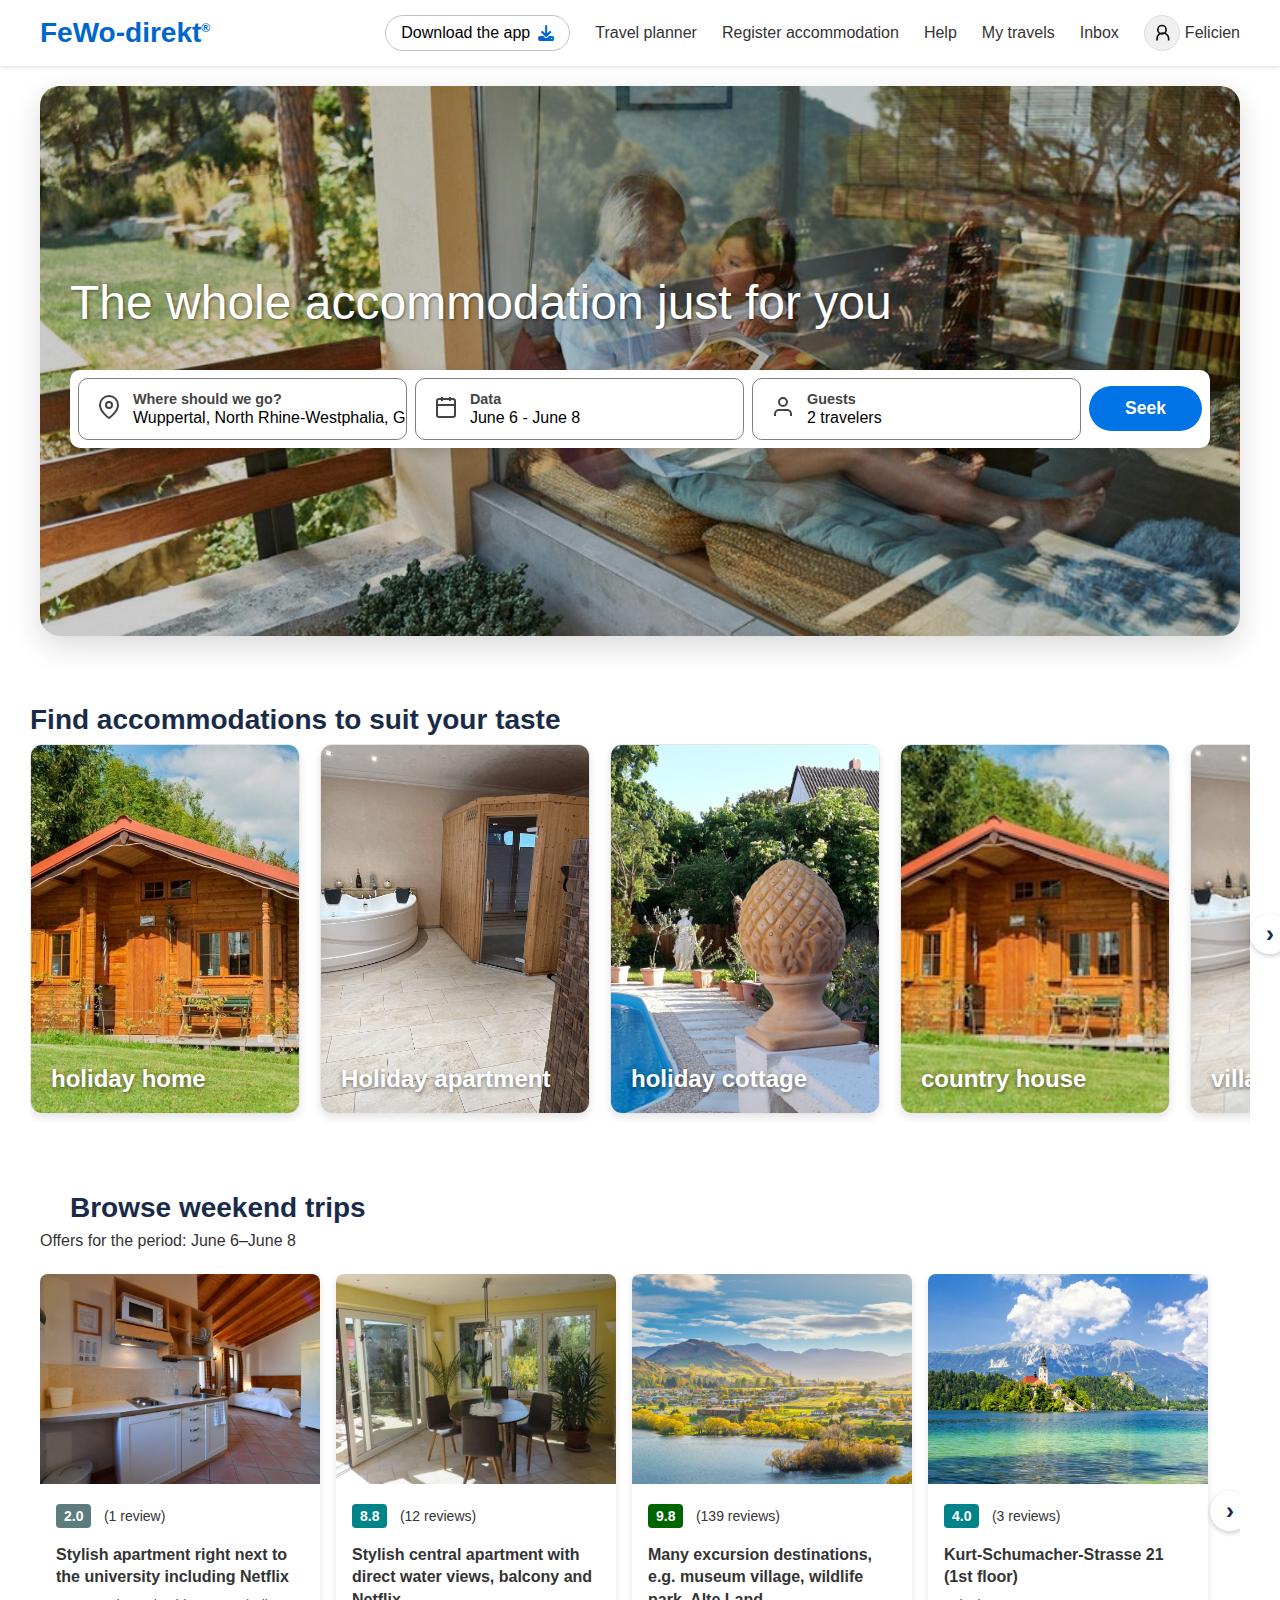
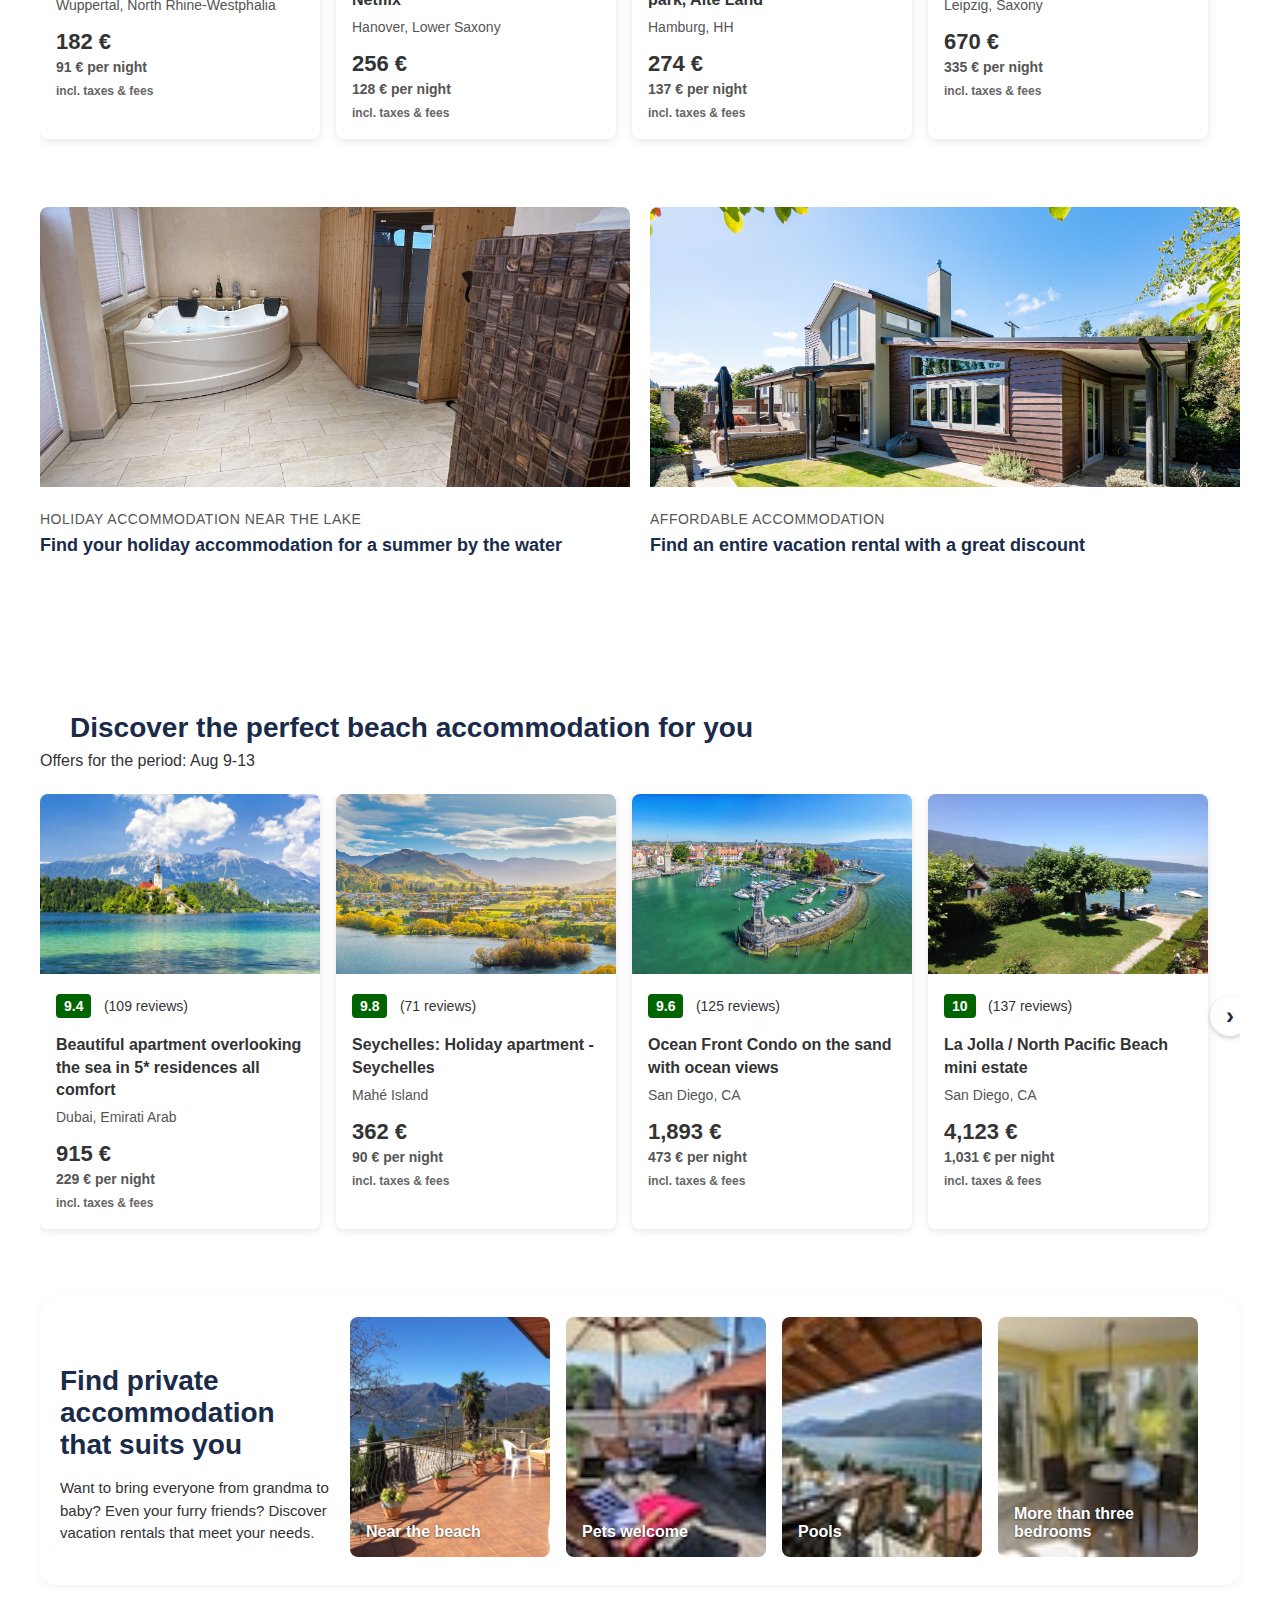
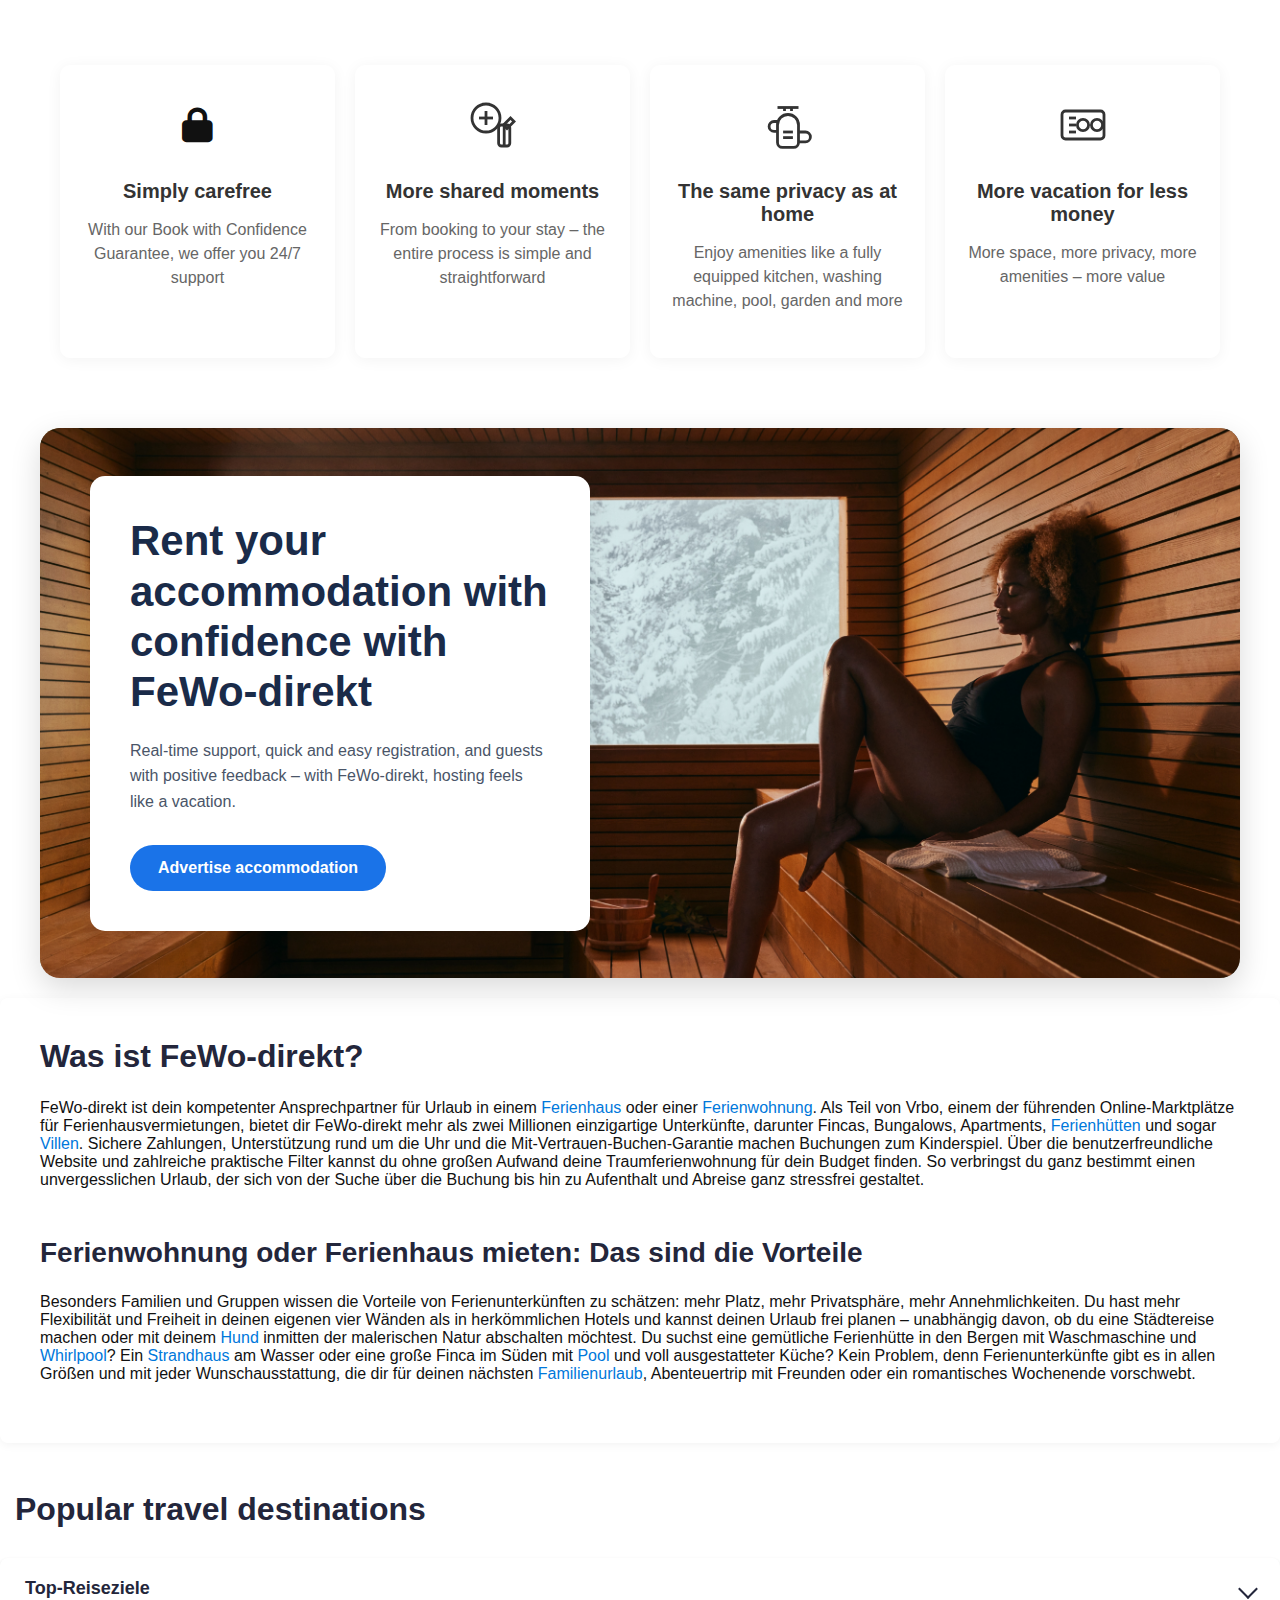
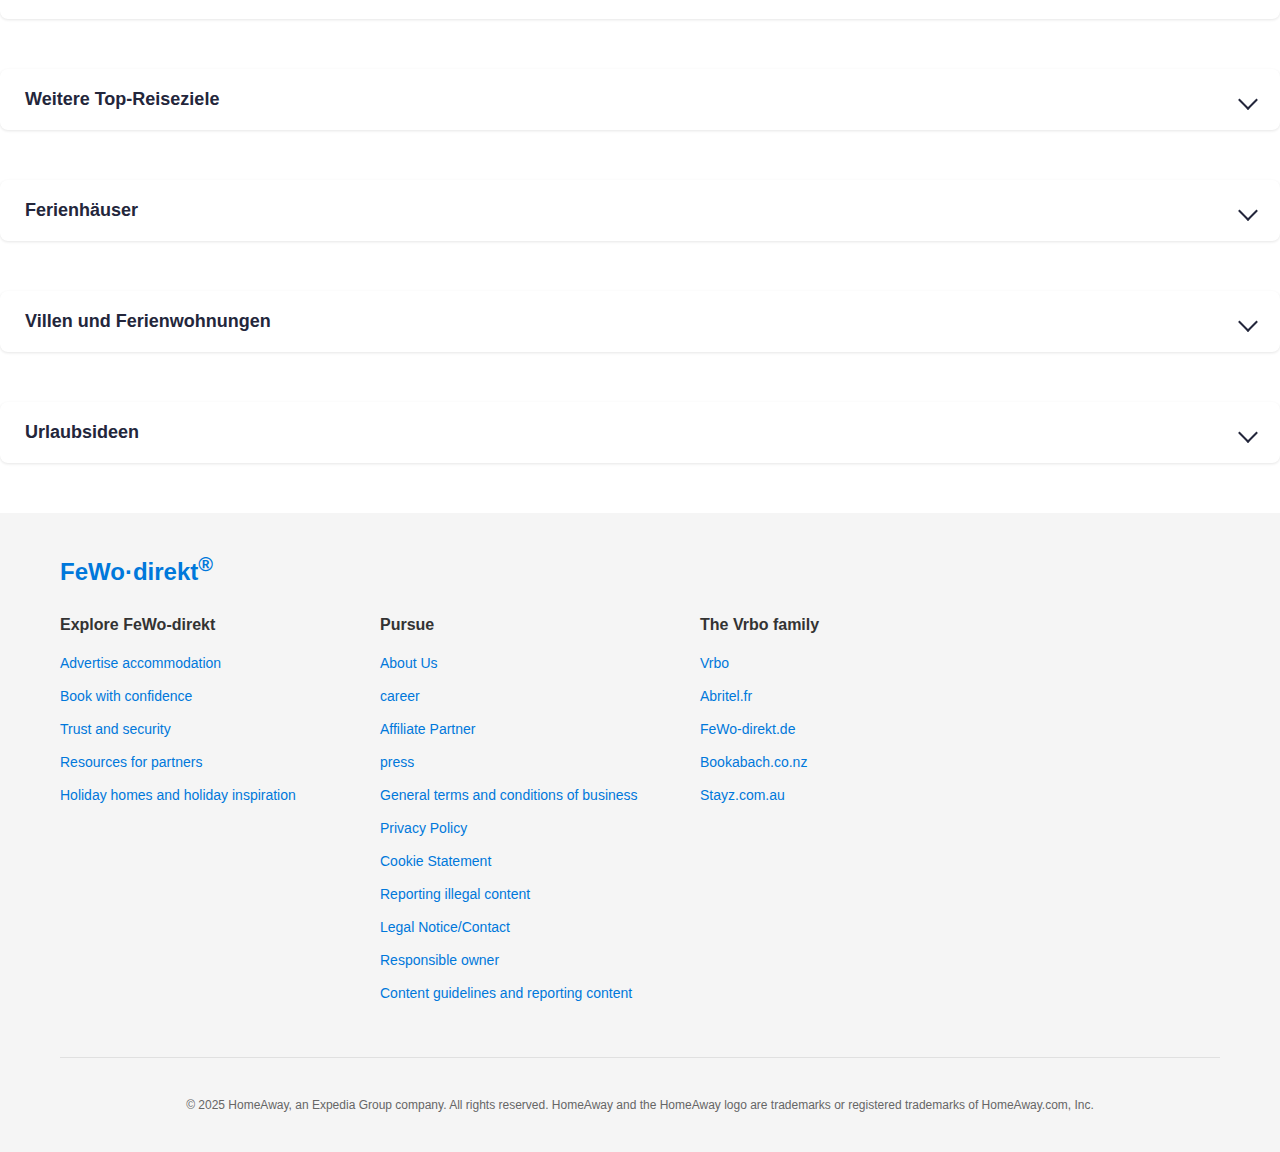
<file: index.html>
<!DOCTYPE html>
<html lang="en">
<head>
    <meta charset="UTF-8">
    <meta name="viewport" content="width=device-width, initial-scale=1.0">
    <title>Css cloning</title>
    <link rel="stylesheet" href="https://cdnjs.cloudflare.com/ajax/libs/font-awesome/6.7.2/css/all.min.css" integrity="sha512-Evv84Mr4kqVGRNSgIGL/F/aIDqQb7xQ2vcrdIwxfjThSH8CSR7PBEakCr51Ck+w+/U6swU2Im1vVX0SVk9ABhg==" crossorigin="anonymous" referrerpolicy="no-referrer" />
    <link rel="stylesheet" href="./styles.css" />
</head>
<body>
    <nav class="navbar">
        <div class="logo">
            FeWo-direkt<span class="logo-superscript">®</span>
        </div>
        
        <div class="nav-links">
            <button class="download-btn">
                Download the app 
                <i class="fa fa-download download-icon" aria-hidden="true"></i>
            </button>
            
            <a href="#" class="nav-link">Travel planner</a>
            <a href="#" class="nav-link">Register accommodation</a>
            <a href="#" class="nav-link">Help</a>
            <a href="#" class="nav-link">My travels</a>
            <a href="#" class="nav-link">Inbox</a>
            
            <div class="user-profile">
                <div class="profile-icon">
                    <svg width="20" height="20" viewBox="0 0 24 24" fill="none" stroke="currentColor" stroke-width="2">
                        <circle cx="12" cy="8" r="5"></circle>
                        <path d="M20 21v-2a7 7 0 0 0-14 0v2"></path>
                    </svg>
                </div>
                <span class="nav-link">Felicien</span>
            </div>
        </div>
    </nav>

    <div class="hero-container">
        <div class="hero-overlay"></div>
        <div class="hero-content">
            <h1 class="hero-title">The whole accommodation just for you</h1>
            
            <div class="search-container">
                <div class="search-input">
                    <div class="search-input-icon">
                        <svg width="24" height="24" viewBox="0 0 24 24" fill="none" stroke="currentColor" stroke-width="2">
                            <path d="M21 10c0 7-9 13-9 13s-9-6-9-13a9 9 0 0 1 18 0z"></path>
                            <circle cx="12" cy="10" r="3"></circle>
                        </svg>
                    </div>
                    <div class="search-input-content">
                        <div class="search-input-label">Where should we go?</div>
                        <div class="search-input-value">Wuppertal, North Rhine-Westphalia, Ge...</div>
                    </div>
                </div>
                
                <div class="search-input">
                    <div class="search-input-icon">
                        <svg width="24" height="24" viewBox="0 0 24 24" fill="none" stroke="currentColor" stroke-width="2">
                            <rect x="3" y="4" width="18" height="18" rx="2" ry="2"></rect>
                            <line x1="16" y1="2" x2="16" y2="6"></line>
                            <line x1="8" y1="2" x2="8" y2="6"></line>
                            <line x1="3" y1="10" x2="21" y2="10"></line>
                        </svg>
                    </div>
                    <div class="search-input-content">
                        <div class="search-input-label">Data</div>
                        <div class="search-input-value">June 6 - June 8</div>
                    </div>
                </div>
                
                <div class="search-input">
                    <div class="search-input-icon">
                        <svg width="24" height="24" viewBox="0 0 24 24" fill="none" stroke="currentColor" stroke-width="2">
                            <path d="M20 21v-2a4 4 0 0 0-4-4H8a4 4 0 0 0-4 4v2"></path>
                            <circle cx="12" cy="7" r="4"></circle>
                        </svg>
                    </div>
                    <div class="search-input-content">
                        <div class="search-input-label">Guests</div>
                        <div class="search-input-value">2 travelers</div>
                    </div>
                </div>
                
                <button class="search-button">Seek</button>
            </div>
        </div>
    </div>

    <h2 class="section-title">Find accommodations to suit your taste</h2>
    
    <div class="accommodation-carousel">
        <div class="accommodation-container">
        
            <div class="accommodation-card">
                <img src="/images/1.jpeg" alt="Holiday home with pool" class="accommodation-image">
                <div class="accommodation-label">holiday home</div>
            </div>
            
            <div class="accommodation-card">
                <img src="/images/3.jpeg" alt="Holiday apartment building" class="accommodation-image">
                <div class="accommodation-label">Holiday apartment</div>
            </div>
            
            <div class="accommodation-card">
                <img src="/images/5.jpeg" alt="Holiday cottage in forest" class="accommodation-image">
                <div class="accommodation-label">holiday cottage</div>
            </div>
            
            <!-- Card 4: Country House -->
            <div class="accommodation-card">
                <img src="/images/2.jpeg" alt="Country house with garden" class="accommodation-image">
                <div class="accommodation-label">country house</div>
            </div>
            
            <!-- Card 5: Villa -->
            <div class="accommodation-card">
                <img src="/images/4.jpeg" alt="Villa by the lake" class="accommodation-image">
                <div class="accommodation-label">villa</div>
            </div>
        </div>
        
        <button class="nav-arrow prev" aria-label="Previous">&#8249;</button>
        <button class="nav-arrow next" aria-label="Next">&#8250;</button>
    </div>

    <section class="section">
        <h2 class="section-title">Browse weekend trips</h2>
        <p class="section-subtitle">Offers for the period: June 6–June 8</p>
        
        <div class="carousel">
            <div class="carousel-container">
                <div class="weekend-card">
                    <img src="/images/b1.jpeg" alt="Apartment interior" class="weekend-image">
                    <div class="weekend-info">
                        <div class="rating average">2.0</div>
                        <span class="reviews">(1 review)</span>
                        
                        <h3 class="accommodation-title">Stylish apartment right next to the university including Netflix</h3>
                        <p class="location">Wuppertal, North Rhine-Westphalia</p>
                        
                        <div class="price">
                            182 €
                            <span class="price-night">91 € per night</span>
                            <span class="taxes-info">incl. taxes & fees</span>
                        </div>
                    </div>
                </div>
                
                <div class="weekend-card">
                    <img src="/images/b7.jpeg" alt="Apartment with water view" class="weekend-image">
                    <div class="weekend-info">
                        <div class="rating good">8.8</div>
                        <span class="reviews">(12 reviews)</span>
                        
                        <h3 class="accommodation-title">Stylish central apartment with direct water views, balcony and Netflix</h3>
                        <p class="location">Hanover, Lower Saxony</p>
                        
                        <div class="price">
                            256 €
                            <span class="price-night">128 € per night</span>
                            <span class="taxes-info">incl. taxes & fees</span>
                        </div>
                    </div>
                </div>
                
                <div class="weekend-card">
                    <img src="/images/b3.jpeg" alt="Kitchen interior" class="weekend-image">
                    <div class="weekend-info">
                        <div class="rating excellent">9.8</div>
                        <span class="reviews">(139 reviews)</span>
                        
                        <h3 class="accommodation-title">Many excursion destinations, e.g. museum village, wildlife park, Alte Land</h3>
                        <p class="location">Hamburg, HH</p>
                        
                        <div class="price">
                            274 €
                            <span class="price-night">137 € per night</span>
                            <span class="taxes-info">incl. taxes & fees</span>
                        </div>
                    </div>
                </div>
            
                <div class="weekend-card">
                    <img src="/images/b4.jpeg" alt="Modern apartment" class="weekend-image">
                    <div class="weekend-info">
                        <div class="rating good">4.0</div>
                        <span class="reviews">(3 reviews)</span>
                        
                        <h3 class="accommodation-title">Kurt-Schumacher-Strasse 21 (1st floor)</h3>
                        <p class="location">Leipzig, Saxony</p>
                        
                        <div class="price">
                            670 €
                            <span class="price-night">335 € per night</span>
                            <span class="taxes-info">incl. taxes & fees</span>
                        </div>
                    </div>
                </div>
            </div>
            
            <button class="nav-arrow prev">‹</button>
            <button class="nav-arrow next">›</button>
        </div>
    </section>
    
    <section class="section featured-section">
        <div class="featured-card">
            <img src="/images/3.jpeg" alt="Lake house" class="featured-image">
            <div class="featured-content">
                <p class="featured-label">HOLIDAY ACCOMMODATION NEAR THE LAKE</p>
                <h3 class="featured-title">Find your holiday accommodation for a summer by the water</h3>
            </div>
        </div>
        
        <div class="featured-card">
            <img src="/images/b5.jpeg" alt="Villa with pool" class="featured-image">
            <div class="featured-content">
                <p class="featured-label">AFFORDABLE ACCOMMODATION</p>
                <h3 class="featured-title">Find an entire vacation rental with a great discount</h3>
            </div>
        </div>
    </section>
    
    <section class="section">
        <h2 class="section-title">Discover the perfect beach accommodation for you</h2>
        <p class="section-subtitle">Offers for the period: Aug 9-13</p>
        
        <div class="carousel">
            <div class="carousel-container">
                <div class="beach-card">
                    <img src="/images/c1.jpeg" alt="Dubai skyline" class="beach-image">
                    <div class="weekend-info">
                        <div class="rating excellent">9.4</div>
                        <span class="reviews">(109 reviews)</span>
                        
                        <h3 class="accommodation-title">Beautiful apartment overlooking the sea in 5* residences all comfort</h3>
                        <p class="location">Dubai, Emirati Arab</p>
                        
                        <div class="price">
                            915 €
                            <span class="price-night">229 € per night</span>
                            <span class="taxes-info">incl. taxes & fees</span>
                        </div>
                    </div>
                </div>
                
                <div class="beach-card">
                    <img src="/images/c2.jpeg" alt="Seychelles beach" class="beach-image">
                    <div class="weekend-info">
                        <div class="rating excellent">9.8</div>
                        <span class="reviews">(71 reviews)</span>
                        
                        <h3 class="accommodation-title">Seychelles: Holiday apartment - Seychelles</h3>
                        <p class="location">Mahé Island</p>
                        
                        <div class="price">
                            362 €
                            <span class="price-night">90 € per night</span>
                            <span class="taxes-info">incl. taxes & fees</span>
                        </div>
                    </div>
                </div>
                
                <div class="beach-card">
                    <img src="/images/c3.jpeg" alt="Ocean front condo" class="beach-image">
                    <div class="weekend-info">
                        <div class="rating excellent">9.6</div>
                        <span class="reviews">(125 reviews)</span>
                        
                        <h3 class="accommodation-title">Ocean Front Condo on the sand with ocean views</h3>
                        <p class="location">San Diego, CA</p>
                        
                        <div class="price">
                            1,893 €
                            <span class="price-night">473 € per night</span>
                            <span class="taxes-info">incl. taxes & fees</span>
                        </div>
                    </div>
                </div>
                
                <div class="beach-card">
                    <img src="/images/c4.jpeg" alt="La Jolla estate" class="beach-image">
                    <div class="weekend-info">
                        <div class="rating excellent">10</div>
                        <span class="reviews">(137 reviews)</span>
                        
                        <h3 class="accommodation-title">La Jolla / North Pacific Beach mini estate</h3>
                        <p class="location">San Diego, CA</p>
                        
                        <div class="price">
                            4,123 €
                            <span class="price-night">1,031 € per night</span>
                            <span class="taxes-info">incl. taxes & fees</span>
                        </div>
                    </div>
                </div>
            </div>
            
            <button class="nav-arrow prev">‹</button>
            <button class="nav-arrow next">›</button>
        </div>
    </section>

    <section class="section private-section">
        <div class="private-info">
            <h2 class="private-title">Find private accommodation that suits you</h2>
            <p class="private-description">Want to bring everyone from grandma to baby? Even your furry friends? Discover vacation rentals that meet your needs.</p>
        </div>
        
        <div class="private-carousel">
            <div class="carousel-container">
                <div class="private-card">
                    <img src="/images/d1.jpeg" alt="Beach house" class="private-image">
                    <div class="private-label">Near the beach</div>
                </div>
                
                <div class="private-card">
                    <img src="/images/d2.jpeg" alt="Dog at table" class="private-image">
                    <div class="private-label">Pets welcome</div>
                </div>
                
                <div class="private-card">
                    <img src="/images/d3.jpeg" alt="Pool with people" class="private-image">
                    <div class="private-label">Pools</div>
                </div>
                
                <div class="private-card">
                    <img src="/images/d4.jpeg" alt="Large house" class="private-image">
                    <div class="private-label">More than three bedrooms</div>
                </div>
            </div>
        </div>
    </section>

    <div class="benefits-container">
        <div class="benefit-card">
            <div class="icon-container">
                <i class="fa fa-lock" aria-hidden="true"></i>
            </div>
            <h3 class="benefit-title">Simply carefree</h3>
            <p class="benefit-description">With our Book with Confidence Guarantee, we offer you 24/7 support</p>
        </div>

        <div class="benefit-card">
            <div class="icon-container">
                <svg class="icon" viewBox="0 0 100 100" fill="none" xmlns="http://www.w3.org/2000/svg">
                    <circle cx="40" cy="40" r="20" stroke="#333333" stroke-width="4" fill="none"/>
                    <path d="M30 40H50" stroke="#333333" stroke-width="4"/>
                    <path d="M40 30V50" stroke="#333333" stroke-width="4"/>
                    <path d="M65 50L75 40L80 45L70 55L65 50Z" stroke="#333333" stroke-width="4" fill="none"/>
                    <rect x="58" y="50" width="16" height="30" rx="4" stroke="#333333" stroke-width="4" fill="none"/>
                    <path d="M66 50V80" stroke="#333333" stroke-width="4"/>
                </svg>
            </div>
            <h3 class="benefit-title">More shared moments</h3>
            <p class="benefit-description">From booking to your stay – the entire process is simple and straightforward</p>
        </div>

        <div class="benefit-card">
            <div class="icon-container">
                <svg class="icon" viewBox="0 0 100 100" fill="none" xmlns="http://www.w3.org/2000/svg">
                    <path d="M35 50C35 41.716 41.716 35 50 35C58.284 35 65 41.716 65 50V75C65 78.866 61.866 82 58 82H42C38.134 82 35 78.866 35 75V50Z" stroke="#333333" stroke-width="4" fill="none"/>
                    <path d="M65 60H75C78.866 60 82 63.134 82 67V67C82 70.866 78.866 74 75 74H65" stroke="#333333" stroke-width="4"/>
                    <path d="M35 45H30C26.134 45 23 48.134 23 52V52C23 55.866 26.134 59 30 59H35" stroke="#333333" stroke-width="4"/>
                    <path d="M45 25V30" stroke="#333333" stroke-width="4"/>
                    <path d="M55 25V30" stroke="#333333" stroke-width="4"/>
                    <path d="M35 25H65" stroke="#333333" stroke-width="4"/>
                    <path d="M43 60L57 60" stroke="#333333" stroke-width="4"/>
                    <path d="M43 68L57 68" stroke="#333333" stroke-width="4"/>
                </svg>
            </div>
            <h3 class="benefit-title">The same privacy as at home</h3>
            <p class="benefit-description">Enjoy amenities like a fully equipped kitchen, washing machine, pool, garden and more</p>
        </div>

        <div class="benefit-card">
            <div class="icon-container">
                <svg class="icon" viewBox="0 0 100 100" fill="none" xmlns="http://www.w3.org/2000/svg">
                    <rect x="20" y="30" width="60" height="40" rx="5" stroke="#333333" stroke-width="4" fill="none"/>
                    <circle cx="70" cy="50" r="8" stroke="#333333" stroke-width="4" fill="none"/>
                    <circle cx="50" cy="50" r="8" stroke="#333333" stroke-width="4" fill="none"/>
                    <path d="M30 40H40" stroke="#333333" stroke-width="4"/>
                    <path d="M30 50H40" stroke="#333333" stroke-width="4"/>
                    <path d="M30 60H40" stroke="#333333" stroke-width="4"/>
                </svg>
            </div>
            <h3 class="benefit-title">More vacation for less money</h3>
            <p class="benefit-description">More space, more privacy, more amenities – more value</p>
        </div>
    </div>

    <div class="hero-container">
        <div class="hero-image">
        </div>
        <div class="content-overlay">
            <div class="content-card">
                <h1 class="main-heading">Rent your accommodation with confidence with FeWo-direkt</h1>
                <p class="sub-heading">Real-time support, quick and easy registration, and guests with positive feedback – with FeWo-direkt, hosting feels like a vacation.</p>
                <a href="#" class="cta-button">Advertise accommodation</a>
            </div>
        </div>
    </div>

    <div class="container">
        <h1>Was ist FeWo-direkt?</h1>
        
        <p>
            FeWo-direkt ist dein kompetenter Ansprechpartner für Urlaub in einem 
            <a href="#">Ferienhaus</a> oder einer <a href="#">Ferienwohnung</a>. 
            Als Teil von Vrbo, einem der führenden Online-Marktplätze für Ferienhausvermietungen, 
            bietet dir FeWo-direkt mehr als zwei Millionen einzigartige Unterkünfte, darunter Fincas, 
            Bungalows, Apartments, <a href="#">Ferienhütten</a> und sogar <a href="#">Villen</a>. 
            Sichere Zahlungen, Unterstützung rund um die Uhr und die Mit-Vertrauen-Buchen-Garantie 
            machen Buchungen zum Kinderspiel. Über die benutzerfreundliche Website und zahlreiche 
            praktische Filter kannst du ohne großen Aufwand deine Traumferienwohnung für dein Budget finden. 
            So verbringst du ganz bestimmt einen unvergesslichen Urlaub, der sich von der Suche über die 
            Buchung bis hin zu Aufenthalt und Abreise ganz stressfrei gestaltet.
        </p>
        
        <h2>Ferienwohnung oder Ferienhaus mieten: Das sind die Vorteile</h2>
        
        <p>
            Besonders Familien und Gruppen wissen die Vorteile von Ferienunterkünften zu schätzen: 
            mehr Platz, mehr Privatsphäre, mehr Annehmlichkeiten. Du hast mehr Flexibilität und 
            Freiheit in deinen eigenen vier Wänden als in herkömmlichen Hotels und kannst deinen 
            Urlaub frei planen – unabhängig davon, ob du eine Städtereise machen oder mit deinem 
            <a href="#">Hund</a> inmitten der malerischen Natur abschalten möchtest. Du suchst eine 
            gemütliche Ferienhütte in den Bergen mit Waschmaschine und <a href="#">Whirlpool</a>? 
            Ein <a href="#">Strandhaus</a> am Wasser oder eine große Finca im Süden mit <a href="#">Pool</a> 
            und voll ausgestatteter Küche? Kein Problem, denn Ferienunterkünfte gibt es in allen Größen 
            und mit jeder Wunschausstattung, die dir für deinen nächsten <a href="#">Familienurlaub</a>, 
            Abenteuertrip mit Freunden oder ein romantisches Wochenende vorschwebt.
        </p>
    </div>

    <h2 class="popular">Popular travel destinations</h2>
    
    <div class="dropdown-container">
        <button class="dropdown-button">Top-Reiseziele</button>
        <div class="dropdown-content">
        </div>
    </div>
    
    <div class="dropdown-container">
        <button class="dropdown-button">Weitere Top-Reiseziele</button>
        <div class="dropdown-content">
        </div>
    </div>
    
    <div class="dropdown-container">
        <button class="dropdown-button">Ferienhäuser</button>
        <div class="dropdown-content">
        </div>
    </div>
    
    <div class="dropdown-container">
        <button class="dropdown-button">Villen und Ferienwohnungen</button>
        <div class="dropdown-content">
        </div>
    </div>
    
    <div class="dropdown-container">
        <button class="dropdown-button">Urlaubsideen</button>
        <div class="dropdown-content">
        </div>
    </div>

    <footer class="footer">
        <div class="footer-logo">
            <a href="#">
                <span style="color: #0078db; font-size: 24px; font-weight: bold;">FeWo·direkt<sup>®</sup></span>
            </a>
        </div>
        
        <div class="footer-columns">
            <div class="footer-column">
                <h3 class="column-header">Explore FeWo-direkt</h3>
                <ul class="footer-links">
                    <li><a href="#">Advertise accommodation</a></li>
                    <li><a href="#">Book with confidence</a></li>
                    <li><a href="#">Trust and security</a></li>
                    <li><a href="#">Resources for partners</a></li>
                    <li><a href="#">Holiday homes and holiday inspiration</a></li>
                </ul>
            </div>
            
            <div class="footer-column">
                <h3 class="column-header">Pursue</h3>
                <ul class="footer-links">
                    <li><a href="#">About Us</a></li>
                    <li><a href="#">career</a></li>
                    <li><a href="#">Affiliate Partner</a></li>
                    <li><a href="#">press</a></li>
                    <li><a href="#">General terms and conditions of business</a></li>
                    <li><a href="#">Privacy Policy</a></li>
                    <li><a href="#">Cookie Statement</a></li>
                    <li><a href="#">Reporting illegal content</a></li>
                    <li><a href="#">Legal Notice/Contact</a></li>
                    <li><a href="#">Responsible owner</a></li>
                    <li><a href="#">Content guidelines and reporting content</a></li>
                </ul>
            </div>
            
            <div class="footer-column">
                <h3 class="column-header">The Vrbo family</h3>
                <ul class="footer-links">
                    <li><a href="#">Vrbo</a></li>
                    <li><a href="#">Abritel.fr</a></li>
                    <li><a href="#">FeWo-direkt.de</a></li>
                    <li><a href="#">Bookabach.co.nz</a></li>
                    <li><a href="#">Stayz.com.au</a></li>
                </ul>
            </div>
        </div>
        
        <div class="footer-divider"></div>
        
        <div class="footer-copyright">
            © 2025 HomeAway, an Expedia Group company. All rights reserved. HomeAway and the HomeAway logo are trademarks or registered trademarks of HomeAway.com, Inc.
        </div>
    </footer>

</body>
</html>
</file>
<file: styles.css>
* {
    margin: 0;
    padding: 0;
    box-sizing: border-box;
}

body {
    font-family: sans-serif;
    background: #fff;
    color: #111;
}

li {
    list-style: none;
}

.navbar {
  display: flex;
  justify-content: space-between;
  align-items: center;
  padding: 15px 40px;
  background-color: #ffffff;
  box-shadow: 0 2px 4px rgba(0,0,0,0.1);
}

.logo {
  font-size: 28px;
  font-weight: bold;
  color: #0066cc;
}

.logo-superscript {
  font-size: 12px;
  position: relative;
  top: -10px;
}

.nav-links {
  display: flex;
  align-items: center;
  gap: 25px;
}

.nav-link {
  text-decoration: none;
  color: #333;
  font-size: 16px;
  font-weight: medium;
  transition: color 0.3s;
}

.nav-link:hover {
  color: #0066cc;
}

.download-btn {
  display: flex;
  align-items: center;
  background-color: #fff;
  border: 1px solid #c1c1c1;
  border-radius: 25px;
  padding: 8px 15px;
  font-size: 16px;
  cursor: pointer;
  transition: background-color 0.3s;
}

.download-btn:hover {
  background-color: #f0f0f0;
}

.download-icon {
  margin-left: 8px;
  color: #0066cc;
}

.user-profile {
  display: flex;
  align-items: center;
  gap: 5px;
}

.profile-icon {
  display: flex;
  align-items: center;
  justify-content: center;
  width: 36px;
  height: 36px;
  background-color: #f0f0f0;
  border-radius: 50%;
  border: 1px solid #ddd;
}

@media (max-width: 1000px) {
  .navbar {
      padding: 15px 20px;
  }
  
  .nav-links {
      gap: 15px;
  }
}

@media (max-width: 768px) {
  .nav-links {
      display: none;
  }
  
  .mobile-menu {
      display: block;
  }
}

.hero-container {
  position: relative;
  width: 100%;
  height: 600px;
  background-image: url('images/banner2.jpg');
  background-size: cover;
  background-position: center;
  display: flex;
  flex-direction: column;
  justify-content: center;
  align-items: center;
}

.hero-overlay {
  position: absolute;
  top: 0;
  left: 0;
  width: 100%;
  height: 100%;
  background-color: rgba(0, 0, 0, 0.2);
  z-index: 1;
}

.hero-content {
  position: relative;
  z-index: 2;
  width: 100%;
  padding: 0 30px;
}

.hero-title {
  color: white;
  font-size: 3rem;
  font-weight: 500;
  margin-bottom: 40px;
  text-shadow: 1px 1px 3px rgba(0, 0, 0, 0.5);
}

.search-container {
  display: flex;
  justify-content: center;
  align-items: center;
  max-width: 1200px;
  width: 100%;
  background-color: white;
  border-radius: 10px;
  padding: 8px;
  display: flex;
  flex-wrap: wrap;
  gap: 8px;
  margin: 0 auto;
  box-shadow: 0 4px 12px rgba(0, 0, 0, 0.15);
  position: sticky;
  top: 0;
  z-index: 100;
}

.search-input {
  flex: 1;
  min-width: 200px;
  display: flex;
  align-items: center;
  padding: 12px 18px;
  border: 1px solid #817f7f;
  border-radius: 10px;
  cursor: pointer;
  transition: all 0.2s;
  overflow: hidden;
}

.search-input:hover {
  border-color: #aaa;
  background-color: #f9f9f9;
}

.search-input-icon {
  margin-right: 12px;
  color: #444;
}

.search-input-content {
  text-align: left;
}

.search-input-label {
  font-size: 0.9rem;
  color: #444;
  font-weight: 600;
}

.search-input-value {
  font-size: 1rem;
  color: #000;
  margin-top: 2px;
  white-space: nowrap;
  overflow: hidden;
  text-overflow: ellipsis;
}

.search-button {
  padding: 12px 36px;
  background-color: #0073e6;
  color: white;
  border: none;
  border-radius: 50px;
  font-size: 1.1rem;
  font-weight: 600;
  cursor: pointer;
  transition: background-color 0.2s;
}

.search-button:hover {
  background-color: #0066cc;
}

@media (max-width: 900px) {
  .search-container {
      gap: 12px;
      padding: 12px;
  }
  
  .search-input {
      flex-basis: 100%;
  }
  
  .search-button {
      flex-basis: 100%;
  }
}

.section-title {
  font-size: 2rem;
  color: #1a2b49;
  font-weight: bold;
  padding-top: 20px;
  margin-bottom: 30px;
  padding-left: 30px;
}

.accommodation-carousel {
  position: relative;
  max-width: 100%;
  overflow: hidden;
  padding: 0 30px;
}

.accommodation-container {
  display: flex;
  gap: 20px;
  overflow-x: auto;
  scroll-behavior: smooth;
  scrollbar-width: none;
  padding-bottom: 10px;
  -ms-overflow-style: none; 
}

.accommodation-container::-webkit-scrollbar {
  display: none;
}

.accommodation-card {
  flex: 0 0 auto;
  width: 270px;
  height: 370px;
  border-radius: 12px;
  overflow: hidden;
  position: relative;
  box-shadow: 0 4px 8px rgba(0, 0, 0, 0.1);
  border: 1px solid rgba(0, 0, 0, 0.1);
  transition: transform 0.3s ease, box-shadow 0.3s ease;
}

.accommodation-card:hover {
  box-shadow: 0 8px 16px rgba(0, 0, 0, 0.15);
  cursor: pointer;
}

.accommodation-image {
  width: 100%;
  height: 100%;
  object-fit: cover;
}

.accommodation-label {
  position: absolute;
  bottom: 20px;
  left: 20px;
  color: white;
  font-size: 1.5rem;
  font-weight: bold;
  text-shadow: 0 2px 4px rgba(0, 0, 0, 0.5);
}

.nav-arrow {
  position: absolute;
  top: 50%;
  transform: translateY(-50%);
  width: 40px;
  height: 40px;
  border-radius: 50%;
  background-color: white;
  box-shadow: 0 2px 5px rgba(0, 0, 0, 0.2);
  display: flex;
  align-items: center;
  justify-content: center;
  cursor: pointer;
  z-index: 10;
  border: none;
  color: #1a2b49;
  font-size: 24px;
  font-weight: bold;
}

.nav-arrow.prev {
  left: 10px;
  display: none; /* Hide prev button initially */
}

.nav-arrow.next {
  right: 10px;
}

/* Responsive design */
@media (max-width: 768px) {
  .accommodation-card {
      width: 220px;
      height: 300px;
  }

  .section-title {
      font-size: 1.5rem;
  }
}

@media (max-width: 480px) {
  .accommodation-card {
      width: 180px;
      height: 250px;
  }

  .accommodation-label {
      font-size: 1.2rem;
  }
}

.section {
  max-width: 1200px;
  margin: 0 auto 60px;
  overflow: hidden;
}

.section-title {
  font-size: 28px;
  color: #1a2b49;
  font-weight: bold;
  margin-bottom: 8px;
}

.section-subtitle {
  font-size: 16px;
  color: #333;
  margin-bottom: 24px;
}

.carousel {
  position: relative;
  width: 100%;
}

.carousel-container {
  display: flex;
  gap: 16px;
  overflow-x: auto;
  scroll-behavior: smooth;
  padding-bottom: 8px;
  -ms-overflow-style: none;
  scrollbar-width: none;
}

.carousel-container::-webkit-scrollbar {
  display: none;
}

.nav-arrow {
  position: absolute;
  top: 50%;
  transform: translateY(-50%);
  width: 40px;
  height: 40px;
  border-radius: 50%;
  background-color: white;
  box-shadow: 0 2px 5px rgba(0, 0, 0, 0.2);
  display: flex;
  align-items: center;
  justify-content: center;
  cursor: pointer;
  z-index: 10;
  border: none;
  color: #1a2b49;
  font-size: 24px;
  font-weight: bold;
}

.nav-arrow.prev {
  left: -10px;
}

.nav-arrow.next {
  right: -10px;
}

/* Section 1: Weekend Trips */
.weekend-card {
  flex: 0 0 auto;
  width: 280px;
  border-radius: 8px;
  overflow: hidden;
  box-shadow: 0 2px 8px rgba(0, 0, 0, 0.1);
  background-color: white;
}

.weekend-image {
  width: 100%;
  height: 210px;
  object-fit: cover;
}

.weekend-info {
  padding: 16px;
}

.rating {
  display: inline-block;
  padding: 4px 8px;
  border-radius: 4px;
  color: white;
  font-weight: bold;
  margin-right: 8px;
  margin-bottom: 16px;
  font-size: 14px;
}

.rating.good {
  background-color: #008489;
}

.rating.average {
  background-color: #5C7C7D;
}

.rating.excellent {
  background-color: #006400;
}

.reviews {
  display: inline-block;
  color: #333;
  font-size: 14px;
}

.accommodation-title {
  font-size: 16px;
  font-weight: bold;
  color: #333;
  margin-bottom: 8px;
  line-height: 1.4;
}

.location {
  color: #555;
  font-size: 14px;
  margin-bottom: 16px;
}

.price {
  font-size: 22px;
  font-weight: bold;
  color: #333;
}

.price-night {
  font-size: 14px;
  color: #555;
  display: block;
  margin-top: 4px;
}

.taxes-info {
  font-size: 12px;
  color: #666;
  margin-top: 4px;
}

/* Section 2: Featured Accommodations */
.featured-section {
  display: flex;
  gap: 20px;
}

.featured-card {
  flex: 1;
  border-radius: 8px;
  overflow: hidden;
  position: relative;
}

.featured-image {
  width: 100%;
  height: 280px;
  object-fit: cover;
}

.featured-content {
  padding: 20px 0;
}

.featured-label {
  font-size: 14px;
  color: #555;
  text-transform: uppercase;
  letter-spacing: 0.5px;
  margin-bottom: 8px;
}

.featured-title {
  font-size: 18px;
  font-weight: bold;
  color: #1a2b49;
  margin-bottom: 8px;
}

/* Section 3: Beach Accommodation */
.beach-card {
  flex: 0 0 auto;
  width: 280px;
  border-radius: 8px;
  overflow: hidden;
  box-shadow: 0 2px 8px rgba(0, 0, 0, 0.1);
  background-color: white;
}

.beach-image {
  width: 100%;
  height: 180px;
  object-fit: cover;
}

/* Section 4: Private Accommodation */
.private-section {
  display: flex;
  border-radius: 16px;
  background-color: white;
  box-shadow: 0 2px 8px rgba(0, 0, 0, 0.05);
  padding: 20px;
}

.private-info {
  flex: 0 0 25%;
  padding-right: 20px;
}

.private-title {
  font-size: 28px;
  font-weight: bold;
  color: #1a2b49;
  margin-bottom: 16px;
}

.private-description {
  font-size: 15px;
  color: #333;
  line-height: 1.5;
}

.private-carousel {
  flex: 1;
  overflow: hidden;
}

.private-card {
  position: relative;
  border-radius: 8px;
  overflow: hidden;
  height: 240px;
  flex: 0 0 200px;
}

.private-image {
  width: 100%;
  height: 100%;
  object-fit: cover;
}

.private-label {
  position: absolute;
  bottom: 16px;
  left: 16px;
  color: white;
  font-weight: bold;
  font-size: 16px;
  text-shadow: 0 1px 2px rgba(0, 0, 0, 0.6);
}

/* Responsive styles */
@media (max-width: 1024px) {
  .section {
      padding: 0 20px;
  }
  
  .private-section {
      flex-direction: column;
  }
  
  .private-info {
      flex: 0 0 100%;
      padding-right: 0;
      margin-bottom: 20px;
  }
}

@media (max-width: 768px) {
  .featured-section {
      flex-direction: column;
  }
}

.benefits-container {
  max-width: 1200px;
  margin: 50px auto;
  padding: 20px;
  display: flex;
  flex-wrap: wrap;
  justify-content: space-between;
  gap: 20px;
}

.benefit-card {
  flex: 1 1 250px;
  background-color: #fff;
  border-radius: 10px;
  padding: 25px 20px;
  box-shadow: 0 2px 15px rgba(0, 0, 0, 0.05);
  text-align: center;
}

.benefit-card:hover {
  transform: translateY(-5px);
  box-shadow: 0 5px 20px rgba(0, 0, 0, 0.1);
}

.icon-container {
  width: 70px;
  height: 70px;
  margin: 0 auto 20px;
  display: flex;
  align-items: center;
  justify-content: center;
}

.icon {
  width: 100%;
  height: 100%;
}

.benefit-title {
  font-size: 20px;
  font-weight: 700;
  color: #333;
  margin-bottom: 15px;
}

.benefit-description {
  font-size: 16px;
  color: #666;
  line-height: 1.5;
}

.fa-lock {
  font-size: 35px;
}

@media (max-width: 768px) {
  .benefits-container {
      flex-direction: column;
  }
  
  .benefit-card {
      flex-basis: 100%;
  }
}


.hero-container {
  position: relative;
  max-width: 1200px;
  margin: 20px auto;
  border-radius: 20px;
  overflow: hidden;
  box-shadow: 0 10px 30px rgba(0, 0, 0, 0.15);
  height: 550px;
}

.hero-image {
  width: 100%;
  height: 100%;
  background-image: url('/images/banner3.jpeg');
  background-size: cover;
  background-position: center;
  position: relative;
}

.content-overlay {
  position: absolute;
  top: 0;
  left: 0;
  width: 50%;
  height: 100%;
  padding: 50px;
  display: flex;
  flex-direction: column;
  justify-content: center;
}

.content-card {
  background-color: white;
  border-radius: 15px;
  padding: 40px;
  box-shadow: 0 8px 30px rgba(0, 0, 0, 0.1);
  max-width: 500px;
}

.main-heading {
  font-size: 42px;
  line-height: 1.2;
  color: #1a2b49;
  font-weight: 700;
  margin-bottom: 20px;
}

.sub-heading {
  font-size: 16px;
  line-height: 1.6;
  color: #4a5568;
  margin-bottom: 30px;
}

.cta-button {
  display: inline-block;
  background-color: #1a73e8;
  color: white;
  padding: 14px 28px;
  border-radius: 30px;
  font-size: 16px;
  font-weight: 600;
  text-decoration: none;
  transition: background-color 0.3s ease;
  border: none;
  cursor: pointer;
}

.cta-button:hover {
  background-color: #1557b0;
}

@media (max-width: 992px) {
  .content-overlay {
      width: 60%;
  }
  
  .main-heading {
      font-size: 36px;
  }
}

@media (max-width: 768px) {
  .hero-container {
      height: auto;
  }
  
  .hero-image {
      height: 400px;
  }
  
  .content-overlay {
      position: relative;
      width: 100%;
      padding: 30px 20px;
  }
  
  .content-card {
      max-width: 100%;
      margin: -80px 20px 0;
      position: relative;
      z-index: 2;
  }
  
  .main-heading {
      font-size: 32px;
  }
}


h1 {
  font-size: 32px;
  font-weight: 700;
  margin-bottom: 24px;
  color: #23263b;
}

h2 {
  font-size: 28px;
  font-weight: 700;
  margin-top: 48px;
  margin-bottom: 24px;
  color: #23263b;
}

p {
  font-size: 16px;
  margin-bottom: 20px;
}

a {
  color: #0078db;
  text-decoration: none;
}

a:hover {
  text-decoration: underline;
}

.container {
  background-color: #ffffff;
  border-radius: 8px;
  padding: 40px;
  box-shadow: 0 2px 10px rgba(0, 0, 0, 0.05);
}

.highlight {
  font-weight: 600;
}

.popular {
  font-size: 32px;
  font-weight: 700;
  margin-bottom: 30px;
  color: #23263b;
  padding-left: 15px;
}

.dropdown-container {
  margin-bottom: 50px;
}

.dropdown-button {
  display: flex;
  justify-content: space-between;
  align-items: center;
  width: 100%;
  background-color: #fff;
  border: none;
  border-radius: 8px;
  padding: 20px 25px;
  font-size: 18px;
  font-weight: 600;
  color: #23263b;
  text-align: left;
  cursor: pointer;
  margin-bottom: 10px;
  box-shadow: 0 1px 3px rgba(0, 0, 0, 0.1);
  transition: all 0.2s ease;
}

.dropdown-button:hover {
  background-color: #f5f7fa;
}

.dropdown-button::after {
  content: "";
  width: 12px;
  height: 12px;
  border-right: 2px solid #23263b;
  border-bottom: 2px solid #23263b;
  transform: rotate(45deg);
  transition: transform 0.3s ease;
}

.dropdown-button.active::after {
  transform: rotate(-135deg);
}

.dropdown-content {
  display: none;
  padding: 0 25px 20px;
  background-color: #fff;
  border-radius: 0 0 8px 8px;
  margin-top: -10px;
  margin-bottom: 10px;
}

.dropdown-button:focus + .dropdown-content,
.dropdown-content:hover {
  display: block;
}

.footer {
  background-color: #f5f5f5;
  padding: 40px 60px 20px;
  color: #333;
}

.footer-logo {
  margin-bottom: 30px;
}

.footer-logo img {
  height: 24px;
}

.footer-columns {
  display: flex;
  flex-wrap: wrap;
  justify-content: flex-start;
  gap: 40px;
  margin-bottom: 40px;
}

.footer-column {
  flex: 1;
  min-width: 200px;
  max-width: 280px;
}

.column-header {
  font-size: 16px;
  font-weight: bold;
  margin-bottom: 20px;
  color: #333;
}

.footer-links {
  list-style: none;
  padding: 0;
  margin: 0;
}

.footer-links li {
  margin-bottom: 15px;
}

.footer-links a {
  color: #0078db;
  text-decoration: none;
  font-size: 14px;
  transition: color 0.2s ease;
}

.footer-links a:hover {
  text-decoration: underline;
}

.footer-divider {
  height: 1px;
  background-color: #e0e0e0;
  margin: 20px 0;
}

.footer-copyright {
  text-align: center;
  font-size: 12px;
  color: #666;
  padding: 20px 0;
}
</file>
